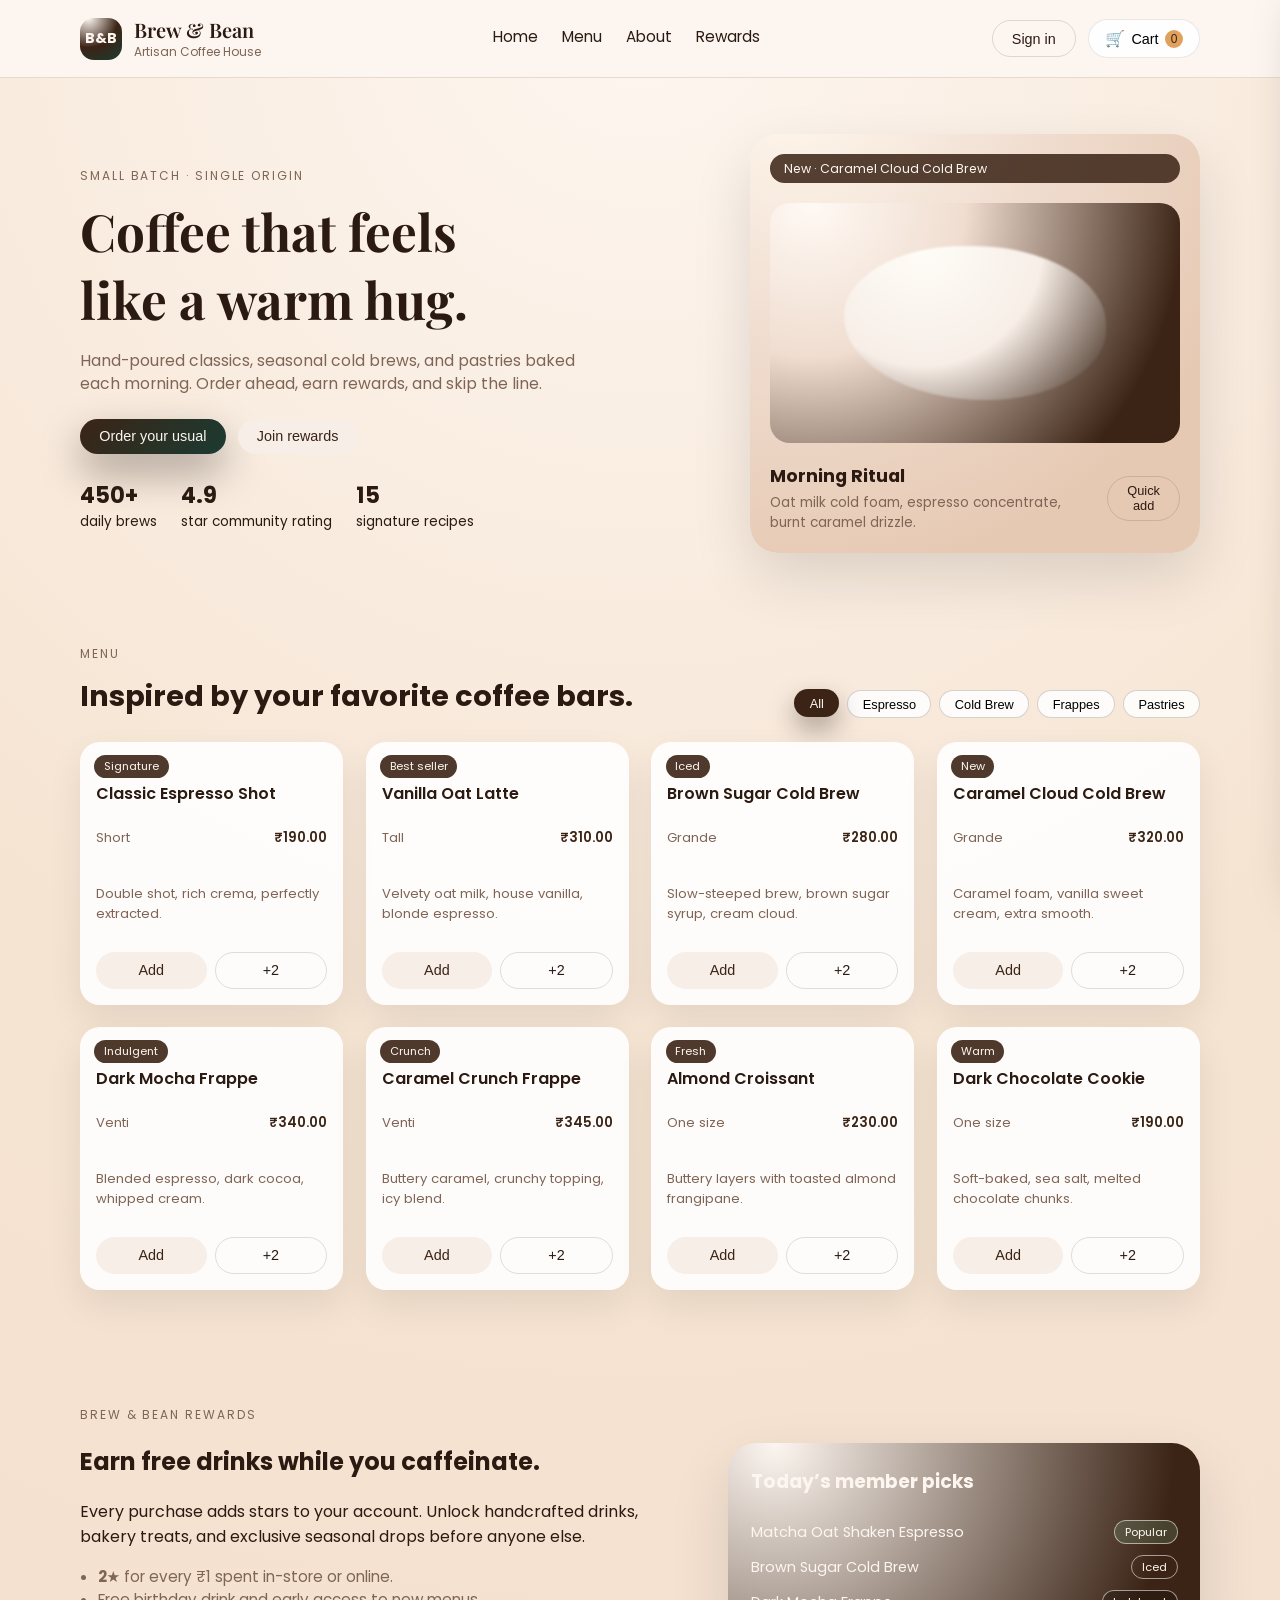
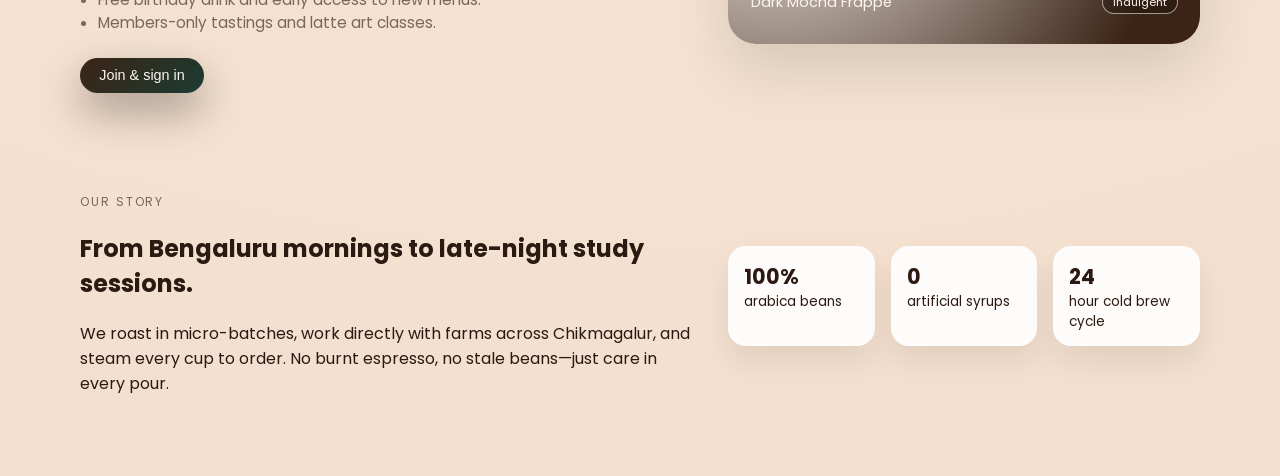
<file: index.html>
<!DOCTYPE html>
<html lang="en">
  <head>
    <meta charset="UTF-8" />
    <meta name="viewport" content="width=device-width, initial-scale=1.0" />
    <title>Brew & Bean Café</title>
    <link rel="preconnect" href="https://fonts.googleapis.com" />
    <link rel="preconnect" href="https://fonts.gstatic.com" crossorigin />
    <link
      href="https://fonts.googleapis.com/css2?family=Poppins:wght@300;400;500;600;700&family=Playfair+Display:wght@500;700&display=swap"
      rel="stylesheet"
    />
    <link rel="stylesheet" href="coffee-shop.css" />
  </head>
  <body>
    <header class="site-header">
      <div class="container header-inner">
        <div class="logo">
          <span class="logo-mark">B&B</span>
          <div>
            <div class="logo-title">Brew &amp; Bean</div>
            <div class="logo-subtitle">Artisan Coffee House</div>
          </div>
        </div>

        <nav class="nav-links">
          <a href="#hero">Home</a>
          <a href="#menu">Menu</a>
          <a href="#about">About</a>
          <a href="#rewards">Rewards</a>
        </nav>

        <div class="header-actions">
          <button class="ghost-btn" id="loginBtn">Sign in</button>
          <button class="cart-btn" id="cartBtn">
            <span class="cart-icon">🛒</span>
            <span>Cart</span>
            <span class="cart-count" id="cartCount">0</span>
          </button>
        </div>
      </div>
    </header>

    <main>
      <!-- Hero -->
      <section id="hero" class="hero">
        <div class="container hero-inner">
          <div class="hero-copy">
            <p class="eyebrow">SMALL BATCH · SINGLE ORIGIN</p>
            <h1>
              Coffee that feels<br />
              like a warm hug.
            </h1>
            <p class="hero-text">
              Hand-poured classics, seasonal cold brews, and pastries baked each
              morning. Order ahead, earn rewards, and skip the line.
            </p>
            <div class="hero-actions">
              <button class="primary-btn" data-scroll-target="#menu">
                Order your usual
              </button>
              <button class="secondary-btn" data-scroll-target="#rewards">
                Join rewards
              </button>
            </div>

            <div class="hero-badges">
              <div>
                <strong>450+</strong>
                daily brews
              </div>
              <div>
                <strong>4.9</strong>
                star community rating
              </div>
              <div>
                <strong>15</strong>
                signature recipes
              </div>
            </div>
          </div>

          <div class="hero-card">
            <div class="hero-pill">New · Caramel Cloud Cold Brew</div>
            <div class="hero-image"></div>
            <div class="hero-card-footer">
              <div>
                <h3>Morning Ritual</h3>
                <p>
                  Oat milk cold foam, espresso concentrate, burnt caramel
                  drizzle.
                </p>
              </div>
              <button class="ghost-btn small" data-add-featured>Quick add</button>
            </div>
          </div>
        </div>
      </section>

      <!-- Menu -->
      <section id="menu" class="menu-section">
        <div class="container">
          <div class="section-header">
            <div>
              <p class="eyebrow">MENU</p>
              <h2>Inspired by your favorite coffee bars.</h2>
            </div>
            <div class="chip-row" id="categoryChips">
              <button class="chip active" data-category="all">All</button>
              <button class="chip" data-category="espresso">Espresso</button>
              <button class="chip" data-category="cold-brew">Cold Brew</button>
              <button class="chip" data-category="frappes">Frappes</button>
              <button class="chip" data-category="pastries">Pastries</button>
            </div>
          </div>

          <div class="menu-grid" id="menuGrid">
            <!-- JS injects drink cards -->
          </div>
        </div>
      </section>

      <!-- Rewards / About -->
      <section id="rewards" class="rewards-section">
        <div class="container rewards-inner">
          <div>
            <p class="eyebrow">BREW &amp; BEAN REWARDS</p>
            <h2>Earn free drinks while you caffeinate.</h2>
            <p>
              Every purchase adds stars to your account. Unlock handcrafted
              drinks, bakery treats, and exclusive seasonal drops before anyone
              else.
            </p>
            <ul class="reward-list">
              <li><strong>2★</strong> for every ₹1 spent in-store or online.</li>
              <li>Free birthday drink and early access to new menus.</li>
              <li>Members-only tastings and latte art classes.</li>
            </ul>
            <button class="primary-btn" id="joinBtn">Join &amp; sign in</button>
          </div>
          <div class="reward-card">
            <h3>Today’s member picks</h3>
            <div class="reward-row">
              <span>Matcha Oat Shaken Espresso</span>
              <span class="pill pill-green">Popular</span>
            </div>
            <div class="reward-row">
              <span>Brown Sugar Cold Brew</span>
              <span class="pill">Iced</span>
            </div>
            <div class="reward-row">
              <span>Dark Mocha Frappe</span>
              <span class="pill pill-dark">Indulgent</span>
            </div>
          </div>
        </div>
      </section>

      <!-- About -->
      <section id="about" class="about-section">
        <div class="container about-inner">
          <div>
            <p class="eyebrow">OUR STORY</p>
            <h2>From Bengaluru mornings to late-night study sessions.</h2>
            <p>
              We roast in micro-batches, work directly with farms across
              Chikmagalur, and steam every cup to order. No burnt espresso, no
              stale beans—just care in every pour.
            </p>
          </div>
          <div class="about-stats">
            <div>
              <strong>100%</strong>
              arabica beans
            </div>
            <div>
              <strong>0</strong>
              artificial syrups
            </div>
            <div>
              <strong>24</strong>
              hour cold brew cycle
            </div>
          </div>
        </div>
      </section>
    </main>

    <!-- Cart Drawer -->
    <aside class="cart-drawer" id="cartDrawer" aria-hidden="true">
      <div class="cart-overlay" id="cartOverlay"></div>
      <div class="cart-panel">
        <header class="cart-header">
          <h2>Your order</h2>
          <button class="icon-btn" id="closeCart">&times;</button>
        </header>
        <div class="cart-body" id="cartItems">
          <p class="empty-cart">Your cart is empty. Add something delicious ☕</p>
        </div>
        <footer class="cart-footer">
          <div class="cart-summary">
            <span>Subtotal</span>
            <span id="cartSubtotal">₹0.00</span>
          </div>
          <button class="primary-btn full-width" id="checkoutBtn">
            Proceed to payment
          </button>
        </footer>
      </div>
    </aside>

    <!-- Login / Signup Modal -->
    <div class="modal" id="authModal" aria-hidden="true">
      <div class="modal-overlay" id="authOverlay"></div>
      <div class="modal-panel">
        <button class="icon-btn modal-close" id="authClose">&times;</button>
        <h2>Welcome back</h2>
        <p class="modal-subtitle">
          Sign in to sync your favorites and earn rewards on every sip.
        </p>
        <form id="authForm" class="auth-form">
          <label>
            Email
            <input type="email" id="authEmail" required placeholder="you@example.com" />
          </label>
          <label>
            Password
            <input type="password" id="authPassword" required placeholder="••••••••" />
          </label>
          <button class="primary-btn full-width" type="submit">Sign in</button>
          <p class="auth-note">
            Demo only – this does not create a real account, it just simulates
            login on the front-end.
          </p>
        </form>
      </div>
    </div>

    <!-- Payment Modal -->
    <div class="modal" id="paymentModal" aria-hidden="true">
      <div class="modal-overlay" id="paymentOverlay"></div>
      <div class="modal-panel">
        <button class="icon-btn modal-close" id="paymentClose">&times;</button>
        <h2>Checkout</h2>
        <p class="modal-subtitle">
          This is a demo payment screen. In a real project you would connect a
          provider like Stripe or Razorpay here.
        </p>
        <form id="paymentForm" class="payment-form">
          <label>
            Name on card
            <input type="text" required placeholder="Coffee Lover" />
          </label>
          <label>
            Card number
            <input type="text" required maxlength="19" placeholder="4242 4242 4242 4242" />
          </label>
          <div class="payment-row">
            <label>
              Expiry
              <input type="text" required maxlength="5" placeholder="12/28" />
            </label>
            <label>
              CVV
              <input type="password" required maxlength="4" placeholder="123" />
            </label>
          </div>
          <button class="primary-btn full-width" type="submit">
            Pay securely (demo)
          </button>
        </form>
      </div>
    </div>

    <script src="coffee-shop.js"></script>
  </body>
</html>
</file>
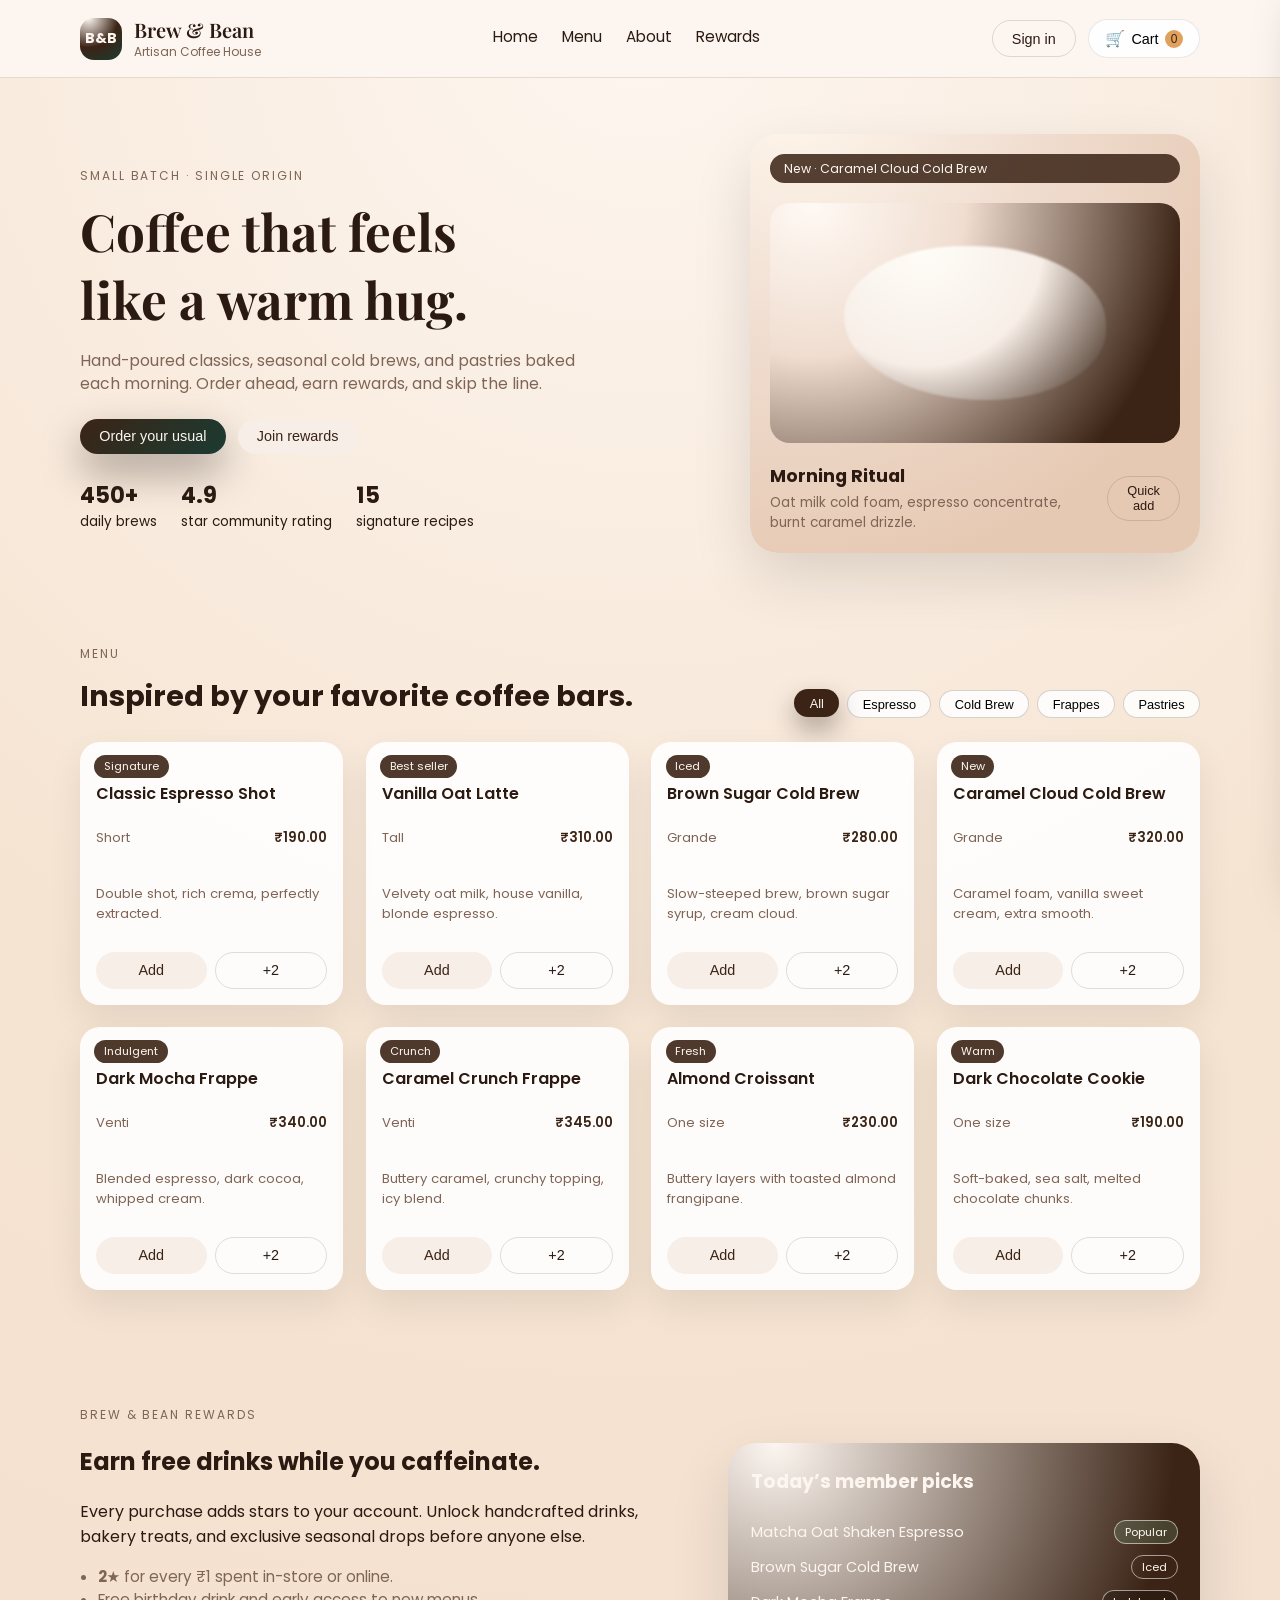
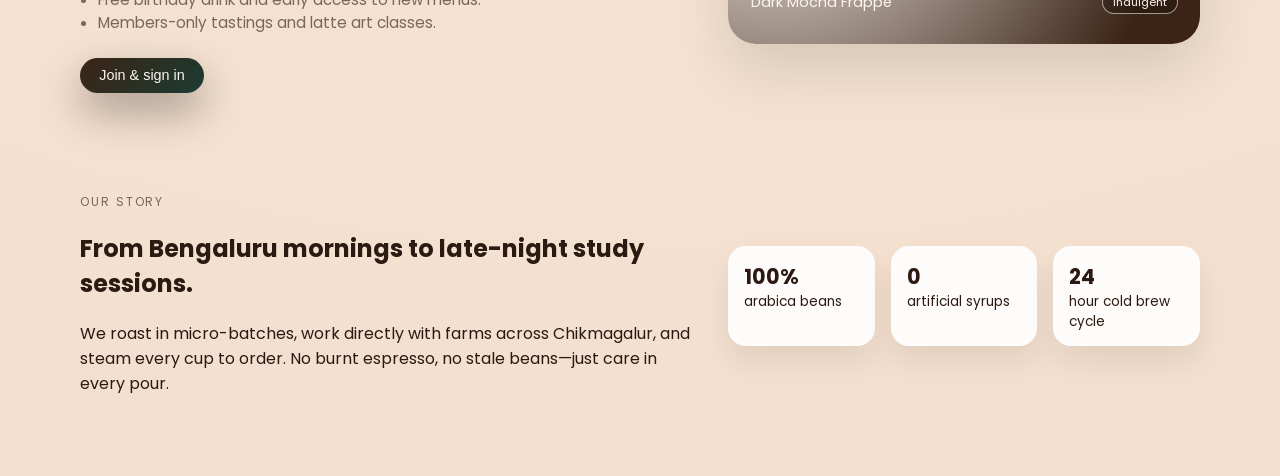
<file: coffe-shop/index.html.html>
<!DOCTYPE html>
<html lang="en">
  <head>
    <meta charset="UTF-8" />
    <meta name="viewport" content="width=device-width, initial-scale=1.0" />
    <title>Brew & Bean Café</title>
    <link rel="preconnect" href="https://fonts.googleapis.com" />
    <link rel="preconnect" href="https://fonts.gstatic.com" crossorigin />
    <link
      href="https://fonts.googleapis.com/css2?family=Poppins:wght@300;400;500;600;700&family=Playfair+Display:wght@500;700&display=swap"
      rel="stylesheet"
    />
    <link rel="stylesheet" href="coffee-shop.css" />
  </head>
  <body>
    <header class="site-header">
      <div class="container header-inner">
        <div class="logo">
          <span class="logo-mark">B&B</span>
          <div>
            <div class="logo-title">Brew &amp; Bean</div>
            <div class="logo-subtitle">Artisan Coffee House</div>
          </div>
        </div>

        <nav class="nav-links">
          <a href="#hero">Home</a>
          <a href="#menu">Menu</a>
          <a href="#about">About</a>
          <a href="#rewards">Rewards</a>
        </nav>

        <div class="header-actions">
          <button class="ghost-btn" id="loginBtn">Sign in</button>
          <button class="cart-btn" id="cartBtn">
            <span class="cart-icon">🛒</span>
            <span>Cart</span>
            <span class="cart-count" id="cartCount">0</span>
          </button>
        </div>
      </div>
    </header>

    <main>
      <!-- Hero -->
      <section id="hero" class="hero">
        <div class="container hero-inner">
          <div class="hero-copy">
            <p class="eyebrow">SMALL BATCH · SINGLE ORIGIN</p>
            <h1>
              Coffee that feels<br />
              like a warm hug.
            </h1>
            <p class="hero-text">
              Hand-poured classics, seasonal cold brews, and pastries baked each
              morning. Order ahead, earn rewards, and skip the line.
            </p>
            <div class="hero-actions">
              <button class="primary-btn" data-scroll-target="#menu">
                Order your usual
              </button>
              <button class="secondary-btn" data-scroll-target="#rewards">
                Join rewards
              </button>
            </div>

            <div class="hero-badges">
              <div>
                <strong>450+</strong>
                daily brews
              </div>
              <div>
                <strong>4.9</strong>
                star community rating
              </div>
              <div>
                <strong>15</strong>
                signature recipes
              </div>
            </div>
          </div>

          <div class="hero-card">
            <div class="hero-pill">New · Caramel Cloud Cold Brew</div>
            <div class="hero-image"></div>
            <div class="hero-card-footer">
              <div>
                <h3>Morning Ritual</h3>
                <p>
                  Oat milk cold foam, espresso concentrate, burnt caramel
                  drizzle.
                </p>
              </div>
              <button class="ghost-btn small" data-add-featured>Quick add</button>
            </div>
          </div>
        </div>
      </section>

      <!-- Menu -->
      <section id="menu" class="menu-section">
        <div class="container">
          <div class="section-header">
            <div>
              <p class="eyebrow">MENU</p>
              <h2>Inspired by your favorite coffee bars.</h2>
            </div>
            <div class="chip-row" id="categoryChips">
              <button class="chip active" data-category="all">All</button>
              <button class="chip" data-category="espresso">Espresso</button>
              <button class="chip" data-category="cold-brew">Cold Brew</button>
              <button class="chip" data-category="frappes">Frappes</button>
              <button class="chip" data-category="pastries">Pastries</button>
            </div>
          </div>

          <div class="menu-grid" id="menuGrid">
            <!-- JS injects drink cards -->
          </div>
        </div>
      </section>

      <!-- Rewards / About -->
      <section id="rewards" class="rewards-section">
        <div class="container rewards-inner">
          <div>
            <p class="eyebrow">BREW &amp; BEAN REWARDS</p>
            <h2>Earn free drinks while you caffeinate.</h2>
            <p>
              Every purchase adds stars to your account. Unlock handcrafted
              drinks, bakery treats, and exclusive seasonal drops before anyone
              else.
            </p>
            <ul class="reward-list">
              <li><strong>2★</strong> for every ₹1 spent in-store or online.</li>
              <li>Free birthday drink and early access to new menus.</li>
              <li>Members-only tastings and latte art classes.</li>
            </ul>
            <button class="primary-btn" id="joinBtn">Join &amp; sign in</button>
          </div>
          <div class="reward-card">
            <h3>Today’s member picks</h3>
            <div class="reward-row">
              <span>Matcha Oat Shaken Espresso</span>
              <span class="pill pill-green">Popular</span>
            </div>
            <div class="reward-row">
              <span>Brown Sugar Cold Brew</span>
              <span class="pill">Iced</span>
            </div>
            <div class="reward-row">
              <span>Dark Mocha Frappe</span>
              <span class="pill pill-dark">Indulgent</span>
            </div>
          </div>
        </div>
      </section>

      <!-- About -->
      <section id="about" class="about-section">
        <div class="container about-inner">
          <div>
            <p class="eyebrow">OUR STORY</p>
            <h2>From Bengaluru mornings to late-night study sessions.</h2>
            <p>
              We roast in micro-batches, work directly with farms across
              Chikmagalur, and steam every cup to order. No burnt espresso, no
              stale beans—just care in every pour.
            </p>
          </div>
          <div class="about-stats">
            <div>
              <strong>100%</strong>
              arabica beans
            </div>
            <div>
              <strong>0</strong>
              artificial syrups
            </div>
            <div>
              <strong>24</strong>
              hour cold brew cycle
            </div>
          </div>
        </div>
      </section>
    </main>

    <!-- Cart Drawer -->
    <aside class="cart-drawer" id="cartDrawer" aria-hidden="true">
      <div class="cart-overlay" id="cartOverlay"></div>
      <div class="cart-panel">
        <header class="cart-header">
          <h2>Your order</h2>
          <button class="icon-btn" id="closeCart">&times;</button>
        </header>
        <div class="cart-body" id="cartItems">
          <p class="empty-cart">Your cart is empty. Add something delicious ☕</p>
        </div>
        <footer class="cart-footer">
          <div class="cart-summary">
            <span>Subtotal</span>
            <span id="cartSubtotal">₹0.00</span>
          </div>
          <button class="primary-btn full-width" id="checkoutBtn">
            Proceed to payment
          </button>
        </footer>
      </div>
    </aside>

    <!-- Login / Signup Modal -->
    <div class="modal" id="authModal" aria-hidden="true">
      <div class="modal-overlay" id="authOverlay"></div>
      <div class="modal-panel">
        <button class="icon-btn modal-close" id="authClose">&times;</button>
        <h2>Welcome back</h2>
        <p class="modal-subtitle">
          Sign in to sync your favorites and earn rewards on every sip.
        </p>
        <form id="authForm" class="auth-form">
          <label>
            Email
            <input type="email" id="authEmail" required placeholder="you@example.com" />
          </label>
          <label>
            Password
            <input type="password" id="authPassword" required placeholder="••••••••" />
          </label>
          <button class="primary-btn full-width" type="submit">Sign in</button>
          <p class="auth-note">
            Demo only – this does not create a real account, it just simulates
            login on the front-end.
          </p>
        </form>
      </div>
    </div>

    <!-- Payment Modal -->
    <div class="modal" id="paymentModal" aria-hidden="true">
      <div class="modal-overlay" id="paymentOverlay"></div>
      <div class="modal-panel">
        <button class="icon-btn modal-close" id="paymentClose">&times;</button>
        <h2>Checkout</h2>
        <p class="modal-subtitle">
          This is a demo payment screen. In a real project you would connect a
          provider like Stripe or Razorpay here.
        </p>
        <form id="paymentForm" class="payment-form">
          <label>
            Name on card
            <input type="text" required placeholder="Coffee Lover" />
          </label>
          <label>
            Card number
            <input type="text" required maxlength="19" placeholder="4242 4242 4242 4242" />
          </label>
          <div class="payment-row">
            <label>
              Expiry
              <input type="text" required maxlength="5" placeholder="12/28" />
            </label>
            <label>
              CVV
              <input type="password" required maxlength="4" placeholder="123" />
            </label>
          </div>
          <button class="primary-btn full-width" type="submit">
            Pay securely (demo)
          </button>
        </form>
      </div>
    </div>

    <script src="coffee-shop.js"></script>
  </body>
</html>
</file>
<file: coffee-shop.css>
:root {
  --coffee-brown: #3b2416;
  --coffee-brown-deep: #26140e;
  --coffee-gold: #e0a15c;
  --coffee-cream: #f7eee7;
  --coffee-cream-soft: #fdf6f0;
  --coffee-green: #1b3b32;
  --text-main: #2b1a12;
  --text-muted: #7f6556;
  --border-subtle: #e4d2c1;
  --shadow-soft: 0 24px 60px rgba(0, 0, 0, 0.12);
  --radius-xl: 28px;
  --radius-lg: 20px;
  --radius-pill: 999px;
  --transition-fast: 0.22s ease;
}

*,
*::before,
*::after {
  box-sizing: border-box;
}

html,
body {
  margin: 0;
  padding: 0;
  font-family: "Poppins", system-ui, -apple-system, BlinkMacSystemFont, sans-serif;
  background: radial-gradient(circle at top, #fdf6f0 0, #f6e4d2 50%, #f3dfcf 100%);
  color: var(--text-main);
  scroll-behavior: smooth;
}

img {
  max-width: 100%;
  display: block;
}

a {
  color: inherit;
  text-decoration: none;
}

.container {
  width: min(1120px, 92vw);
  margin: 0 auto;
}

.site-header {
  position: sticky;
  top: 0;
  z-index: 20;
  backdrop-filter: blur(12px);
  background: rgba(253, 246, 240, 0.92);
  border-bottom: 1px solid rgba(228, 210, 193, 0.8);
}

.header-inner {
  display: flex;
  align-items: center;
  justify-content: space-between;
  padding: 1rem 0;
  gap: 1.5rem;
}

.logo {
  display: flex;
  align-items: center;
  gap: 0.75rem;
}

.logo-mark {
  width: 42px;
  height: 42px;
  border-radius: 14px;
  background: radial-gradient(circle at 20% 0, #fdf6f0, #3b2416 55%, #1b3b32 100%);
  display: flex;
  align-items: center;
  justify-content: center;
  font-weight: 700;
  font-size: 0.9rem;
  color: #fdf6f0;
}

.logo-title {
  font-family: "Playfair Display", serif;
  font-weight: 600;
  font-size: 1.25rem;
}

.logo-subtitle {
  font-size: 0.75rem;
  color: var(--text-muted);
}

.nav-links {
  display: flex;
  gap: 1.5rem;
  font-size: 0.95rem;
}

.nav-links a {
  position: relative;
  padding-bottom: 0.25rem;
}

.nav-links a::after {
  content: "";
  position: absolute;
  left: 0;
  bottom: 0;
  width: 100%;
  height: 2px;
  background: var(--coffee-gold);
  transform: scaleX(0);
  transform-origin: left;
  transition: transform var(--transition-fast);
}

.nav-links a:hover::after {
  transform: scaleX(1);
}

.header-actions {
  display: flex;
  align-items: center;
  gap: 0.75rem;
}

.ghost-btn,
.primary-btn,
.secondary-btn {
  border-radius: var(--radius-pill);
  border: none;
  padding: 0.6rem 1.2rem;
  font-size: 0.9rem;
  font-weight: 500;
  cursor: pointer;
  display: inline-flex;
  align-items: center;
  justify-content: center;
  gap: 0.35rem;
  transition: transform var(--transition-fast), box-shadow var(--transition-fast), background var(--transition-fast),
    color var(--transition-fast);
}

.ghost-btn {
  background: transparent;
  border: 1px solid rgba(59, 36, 22, 0.15);
  color: var(--text-main);
}

.ghost-btn.small {
  padding: 0.4rem 0.9rem;
  font-size: 0.8rem;
}

.ghost-btn:hover {
  background: rgba(247, 238, 231, 0.9);
}

.primary-btn {
  background: linear-gradient(135deg, #3b2416, #1b3b32);
  color: #fdf6f0;
  box-shadow: 0 18px 40px rgba(17, 9, 5, 0.35);
}

.primary-btn:hover {
  transform: translateY(-1px);
  box-shadow: 0 22px 55px rgba(17, 9, 5, 0.45);
}

.secondary-btn {
  background: #f7eee7;
  color: var(--coffee-brown);
}

.secondary-btn:hover {
  background: #f3e2d4;
}

.cart-btn {
  display: inline-flex;
  align-items: center;
  gap: 0.4rem;
  padding: 0.55rem 1rem;
  border-radius: var(--radius-pill);
  border: 1px solid rgba(59, 36, 22, 0.1);
  background: rgba(255, 255, 255, 0.9);
  cursor: pointer;
  font-size: 0.9rem;
}

.cart-btn:hover {
  background: #f7eee7;
}

.cart-icon {
  font-size: 1rem;
}

.cart-count {
  min-width: 18px;
  height: 18px;
  border-radius: 999px;
  background: var(--coffee-gold);
  color: #3b2416;
  font-size: 0.75rem;
  display: flex;
  align-items: center;
  justify-content: center;
}

.hero {
  padding: 3.5rem 0 3rem;
}

.hero-inner {
  display: grid;
  grid-template-columns: 1.4fr 1fr;
  gap: 2.5rem;
  align-items: center;
}

.eyebrow {
  text-transform: uppercase;
  letter-spacing: 0.16em;
  font-size: 0.75rem;
  color: var(--text-muted);
}

.hero-copy h1 {
  font-family: "Playfair Display", serif;
  font-size: clamp(2.6rem, 4vw, 3.8rem);
  margin: 0.5rem 0 0.75rem;
}

.hero-text {
  font-size: 0.98rem;
  color: var(--text-muted);
  max-width: 32rem;
}

.hero-actions {
  display: flex;
  flex-wrap: wrap;
  gap: 0.75rem;
  margin: 1.5rem 0;
}

.hero-badges {
  display: flex;
  flex-wrap: wrap;
  gap: 1.5rem;
  margin-top: 1.5rem;
  font-size: 0.85rem;
}

.hero-badges strong {
  display: block;
  font-size: 1.4rem;
}

.hero-card {
  background: radial-gradient(circle at 10% -10%, #fff7ed 0, #f0ddd0 40%, #e6c9b3 80%);
  border-radius: var(--radius-xl);
  padding: 1.25rem;
  box-shadow: var(--shadow-soft);
  display: flex;
  flex-direction: column;
  gap: 1.25rem;
}

.hero-pill {
  display: inline-flex;
  align-items: center;
  gap: 0.45rem;
  padding: 0.35rem 0.9rem;
  border-radius: var(--radius-pill);
  background: rgba(59, 36, 22, 0.86);
  color: #fdf6f0;
  font-size: 0.78rem;
}

.hero-image {
  border-radius: 20px;
  background-image: radial-gradient(circle at 10% 0, #fff9f4 0, #f0ddd0 35%, #3b2416 85%),
    repeating-radial-gradient(circle at 60% 20%, rgba(255, 255, 255, 0.2) 0, transparent 40px);
  background-blend-mode: multiply;
  height: 240px;
  position: relative;
  overflow: hidden;
}

.hero-image::after {
  content: "";
  position: absolute;
  inset: 18%;
  border-radius: 50% 56% 50% 60%;
  background: radial-gradient(circle at 30% 0, #fffdf8 0, #f7eee7 50%, #3b2416 100%);
  filter: blur(1px);
}

.hero-card-footer {
  display: flex;
  align-items: center;
  justify-content: space-between;
  gap: 1rem;
}

.hero-card-footer h3 {
  margin: 0;
  font-size: 1.1rem;
}

.hero-card-footer p {
  margin: 0.25rem 0 0;
  font-size: 0.85rem;
  color: var(--text-muted);
}

.section-header {
  display: flex;
  justify-content: space-between;
  align-items: flex-end;
  gap: 1.5rem;
  margin-bottom: 1.5rem;
}

.section-header h2 {
  margin: 0.35rem 0 0;
  font-size: 1.8rem;
}

.chip-row {
  display: flex;
  flex-wrap: wrap;
  gap: 0.5rem;
}

.chip {
  padding: 0.35rem 0.9rem;
  border-radius: var(--radius-pill);
  border: 1px solid rgba(59, 36, 22, 0.2);
  background: rgba(255, 255, 255, 0.85);
  font-size: 0.8rem;
  cursor: pointer;
  transition: background var(--transition-fast), color var(--transition-fast), transform var(--transition-fast),
    box-shadow var(--transition-fast);
}

.chip.active,
.chip:hover {
  background: var(--coffee-brown);
  color: #fdf6f0;
  transform: translateY(-1px);
  box-shadow: 0 12px 26px rgba(26, 15, 10, 0.35);
}

.menu-section {
  padding: 2rem 0 3.5rem;
}

.menu-grid {
  display: grid;
  grid-template-columns: repeat(auto-fit, minmax(210px, 1fr));
  gap: 1.4rem;
}

.drink-card {
  background: rgba(255, 255, 255, 0.9);
  border-radius: var(--radius-lg);
  padding: 1rem;
  box-shadow: 0 15px 35px rgba(0, 0, 0, 0.08);
  display: flex;
  flex-direction: column;
  gap: 0.6rem;
  position: relative;
  overflow: hidden;
}

.drink-tag {
  position: absolute;
  top: 0.8rem;
  left: 0.9rem;
  padding: 0.2rem 0.6rem;
  border-radius: var(--radius-pill);
  background: rgba(59, 36, 22, 0.9);
  color: #fdf6f0;
  font-size: 0.7rem;
}

.drink-name {
  font-weight: 600;
  margin-top: 1.4rem;
}

.drink-meta {
  display: flex;
  justify-content: space-between;
  align-items: center;
  font-size: 0.82rem;
  color: var(--text-muted);
}

.drink-price {
  font-weight: 600;
  color: var(--coffee-brown);
}

.drink-actions {
  display: flex;
  gap: 0.5rem;
  margin-top: 0.3rem;
}

.drink-actions button {
  flex: 1;
}

.rewards-section {
  padding: 3rem 0;
}

.rewards-inner {
  display: grid;
  grid-template-columns: 1.3fr 1fr;
  gap: 2.2rem;
  align-items: center;
}

.reward-list {
  margin: 1rem 0 1.5rem;
  padding-left: 1.1rem;
  color: var(--text-muted);
  font-size: 0.95rem;
}

.reward-card {
  border-radius: var(--radius-xl);
  padding: 1.5rem 1.4rem;
  background: radial-gradient(circle at 10% 0, #fdf6f0 0, #3b2416 85%);
  color: #fdf6f0;
  box-shadow: var(--shadow-soft);
}

.reward-card h3 {
  margin-top: 0;
}

.reward-row {
  display: flex;
  justify-content: space-between;
  align-items: center;
  padding: 0.35rem 0;
  font-size: 0.9rem;
}

.pill {
  padding: 0.15rem 0.6rem;
  border-radius: var(--radius-pill);
  border: 1px solid rgba(255, 255, 255, 0.55);
  font-size: 0.7rem;
}

.pill-green {
  background: rgba(135, 199, 156, 0.18);
}

.pill-dark {
  background: rgba(0, 0, 0, 0.22);
}

.about-section {
  padding: 2.5rem 0 4rem;
}

.about-inner {
  display: grid;
  grid-template-columns: 1.3fr 1fr;
  gap: 2.2rem;
  align-items: center;
}

.about-stats {
  display: grid;
  grid-template-columns: repeat(auto-fit, minmax(140px, 1fr));
  gap: 1rem;
}

.about-stats div {
  background: rgba(255, 255, 255, 0.9);
  border-radius: 18px;
  padding: 0.9rem 1rem;
  box-shadow: 0 16px 30px rgba(0, 0, 0, 0.08);
  font-size: 0.85rem;
}

.about-stats strong {
  display: block;
  font-size: 1.3rem;
}

.cart-drawer {
  position: fixed;
  inset: 0;
  pointer-events: none;
  z-index: 40;
}

.cart-overlay {
  position: absolute;
  inset: 0;
  background: rgba(0, 0, 0, 0.35);
  opacity: 0;
  transition: opacity var(--transition-fast);
}

.cart-panel {
  position: absolute;
  top: 0;
  right: -420px;
  width: min(380px, 100vw);
  height: 100%;
  background: #fdf6f0;
  box-shadow: -18px 0 50px rgba(0, 0, 0, 0.25);
  border-radius: 20px 0 0 20px;
  display: flex;
  flex-direction: column;
  transition: right var(--transition-fast);
}

.cart-drawer.open {
  pointer-events: auto;
}

.cart-drawer.open .cart-overlay {
  opacity: 1;
}

.cart-drawer.open .cart-panel {
  right: 0;
}

.cart-header {
  display: flex;
  align-items: center;
  justify-content: space-between;
  padding: 1.1rem 1.25rem;
  border-bottom: 1px solid var(--border-subtle);
}

.cart-body {
  flex: 1;
  overflow-y: auto;
  padding: 1.1rem 1.25rem;
}

.cart-item {
  display: grid;
  grid-template-columns: 1fr auto;
  gap: 0.5rem 0.75rem;
  padding: 0.75rem 0;
  border-bottom: 1px solid rgba(228, 210, 193, 0.7);
  font-size: 0.9rem;
}

.cart-item-title {
  font-weight: 500;
}

.cart-item-meta {
  font-size: 0.8rem;
  color: var(--text-muted);
}

.cart-item-controls {
  display: flex;
  align-items: center;
  gap: 0.4rem;
  justify-content: flex-end;
}

.qty-btn {
  width: 22px;
  height: 22px;
  border-radius: 50%;
  border: 1px solid rgba(59, 36, 22, 0.2);
  background: #fff;
  cursor: pointer;
  display: flex;
  align-items: center;
  justify-content: center;
  font-size: 0.8rem;
}

.remove-btn {
  border: none;
  background: transparent;
  color: var(--text-muted);
  font-size: 0.8rem;
  cursor: pointer;
}

.cart-footer {
  padding: 1rem 1.25rem 1.3rem;
  border-top: 1px solid var(--border-subtle);
}

.cart-summary {
  display: flex;
  justify-content: space-between;
  align-items: center;
  margin-bottom: 0.7rem;
  font-weight: 500;
}

.empty-cart {
  color: var(--text-muted);
  font-size: 0.9rem;
}

.full-width {
  width: 100%;
}

.icon-btn {
  border: none;
  background: transparent;
  cursor: pointer;
  font-size: 1.3rem;
}

.modal {
  position: fixed;
  inset: 0;
  display: flex;
  align-items: center;
  justify-content: center;
  z-index: 50;
  pointer-events: none;
}

.modal-overlay {
  position: absolute;
  inset: 0;
  background: rgba(0, 0, 0, 0.35);
  opacity: 0;
  transition: opacity var(--transition-fast);
}

.modal-panel {
  position: relative;
  background: #fdf6f0;
  border-radius: var(--radius-xl);
  padding: 1.7rem 1.7rem 1.5rem;
  width: min(420px, 92vw);
  box-shadow: var(--shadow-soft);
  transform: translateY(16px);
  opacity: 0;
  transition: transform var(--transition-fast), opacity var(--transition-fast);
  z-index: 1;
}

.modal h2 {
  margin-top: 0.2rem;
  margin-bottom: 0.15rem;
}

.modal-subtitle {
  margin: 0 0 1rem;
  font-size: 0.9rem;
  color: var(--text-muted);
}

.modal-close {
  position: absolute;
  top: 0.7rem;
  right: 0.9rem;
}

.modal.open {
  pointer-events: auto;
}

.modal.open .modal-overlay {
  opacity: 1;
}

.modal.open .modal-panel {
  transform: translateY(0);
  opacity: 1;
}

.auth-form,
.payment-form {
  display: flex;
  flex-direction: column;
  gap: 0.75rem;
}

label {
  font-size: 0.85rem;
  display: flex;
  flex-direction: column;
  gap: 0.25rem;
}

input {
  border-radius: 12px;
  border: 1px solid rgba(59, 36, 22, 0.18);
  padding: 0.55rem 0.75rem;
  font-family: inherit;
  font-size: 0.9rem;
  background: #fefaf6;
}

input:focus {
  outline: none;
  border-color: var(--coffee-gold);
  box-shadow: 0 0 0 2px rgba(224, 161, 92, 0.25);
}

.auth-note {
  font-size: 0.75rem;
  color: var(--text-muted);
  margin: 0.2rem 0 0;
}

.payment-row {
  display: flex;
  gap: 0.6rem;
}

@media (max-width: 900px) {
  .hero-inner {
    grid-template-columns: 1fr;
  }

  .rewards-inner,
  .about-inner {
    grid-template-columns: 1fr;
  }

  .site-header {
    position: sticky;
  }

  .header-inner {
    flex-wrap: wrap;
    justify-content: center;
  }

  .nav-links {
    display: none;
  }
}

@media (max-width: 600px) {
  .hero {
    padding-top: 2.3rem;
  }

  .hero-card {
    order: -1;
  }

  .menu-grid {
    grid-template-columns: repeat(auto-fit, minmax(180px, 1fr));
  }
}
</file>
<file: coffe-shop/coffee-shop.css>
:root {
  --coffee-brown: #3b2416;
  --coffee-brown-deep: #26140e;
  --coffee-gold: #e0a15c;
  --coffee-cream: #f7eee7;
  --coffee-cream-soft: #fdf6f0;
  --coffee-green: #1b3b32;
  --text-main: #2b1a12;
  --text-muted: #7f6556;
  --border-subtle: #e4d2c1;
  --shadow-soft: 0 24px 60px rgba(0, 0, 0, 0.12);
  --radius-xl: 28px;
  --radius-lg: 20px;
  --radius-pill: 999px;
  --transition-fast: 0.22s ease;
}

*,
*::before,
*::after {
  box-sizing: border-box;
}

html,
body {
  margin: 0;
  padding: 0;
  font-family: "Poppins", system-ui, -apple-system, BlinkMacSystemFont, sans-serif;
  background: radial-gradient(circle at top, #fdf6f0 0, #f6e4d2 50%, #f3dfcf 100%);
  color: var(--text-main);
  scroll-behavior: smooth;
}

img {
  max-width: 100%;
  display: block;
}

a {
  color: inherit;
  text-decoration: none;
}

.container {
  width: min(1120px, 92vw);
  margin: 0 auto;
}

.site-header {
  position: sticky;
  top: 0;
  z-index: 20;
  backdrop-filter: blur(12px);
  background: rgba(253, 246, 240, 0.92);
  border-bottom: 1px solid rgba(228, 210, 193, 0.8);
}

.header-inner {
  display: flex;
  align-items: center;
  justify-content: space-between;
  padding: 1rem 0;
  gap: 1.5rem;
}

.logo {
  display: flex;
  align-items: center;
  gap: 0.75rem;
}

.logo-mark {
  width: 42px;
  height: 42px;
  border-radius: 14px;
  background: radial-gradient(circle at 20% 0, #fdf6f0, #3b2416 55%, #1b3b32 100%);
  display: flex;
  align-items: center;
  justify-content: center;
  font-weight: 700;
  font-size: 0.9rem;
  color: #fdf6f0;
}

.logo-title {
  font-family: "Playfair Display", serif;
  font-weight: 600;
  font-size: 1.25rem;
}

.logo-subtitle {
  font-size: 0.75rem;
  color: var(--text-muted);
}

.nav-links {
  display: flex;
  gap: 1.5rem;
  font-size: 0.95rem;
}

.nav-links a {
  position: relative;
  padding-bottom: 0.25rem;
}

.nav-links a::after {
  content: "";
  position: absolute;
  left: 0;
  bottom: 0;
  width: 100%;
  height: 2px;
  background: var(--coffee-gold);
  transform: scaleX(0);
  transform-origin: left;
  transition: transform var(--transition-fast);
}

.nav-links a:hover::after {
  transform: scaleX(1);
}

.header-actions {
  display: flex;
  align-items: center;
  gap: 0.75rem;
}

.ghost-btn,
.primary-btn,
.secondary-btn {
  border-radius: var(--radius-pill);
  border: none;
  padding: 0.6rem 1.2rem;
  font-size: 0.9rem;
  font-weight: 500;
  cursor: pointer;
  display: inline-flex;
  align-items: center;
  justify-content: center;
  gap: 0.35rem;
  transition: transform var(--transition-fast), box-shadow var(--transition-fast), background var(--transition-fast),
    color var(--transition-fast);
}

.ghost-btn {
  background: transparent;
  border: 1px solid rgba(59, 36, 22, 0.15);
  color: var(--text-main);
}

.ghost-btn.small {
  padding: 0.4rem 0.9rem;
  font-size: 0.8rem;
}

.ghost-btn:hover {
  background: rgba(247, 238, 231, 0.9);
}

.primary-btn {
  background: linear-gradient(135deg, #3b2416, #1b3b32);
  color: #fdf6f0;
  box-shadow: 0 18px 40px rgba(17, 9, 5, 0.35);
}

.primary-btn:hover {
  transform: translateY(-1px);
  box-shadow: 0 22px 55px rgba(17, 9, 5, 0.45);
}

.secondary-btn {
  background: #f7eee7;
  color: var(--coffee-brown);
}

.secondary-btn:hover {
  background: #f3e2d4;
}

.cart-btn {
  display: inline-flex;
  align-items: center;
  gap: 0.4rem;
  padding: 0.55rem 1rem;
  border-radius: var(--radius-pill);
  border: 1px solid rgba(59, 36, 22, 0.1);
  background: rgba(255, 255, 255, 0.9);
  cursor: pointer;
  font-size: 0.9rem;
}

.cart-btn:hover {
  background: #f7eee7;
}

.cart-icon {
  font-size: 1rem;
}

.cart-count {
  min-width: 18px;
  height: 18px;
  border-radius: 999px;
  background: var(--coffee-gold);
  color: #3b2416;
  font-size: 0.75rem;
  display: flex;
  align-items: center;
  justify-content: center;
}

.hero {
  padding: 3.5rem 0 3rem;
}

.hero-inner {
  display: grid;
  grid-template-columns: 1.4fr 1fr;
  gap: 2.5rem;
  align-items: center;
}

.eyebrow {
  text-transform: uppercase;
  letter-spacing: 0.16em;
  font-size: 0.75rem;
  color: var(--text-muted);
}

.hero-copy h1 {
  font-family: "Playfair Display", serif;
  font-size: clamp(2.6rem, 4vw, 3.8rem);
  margin: 0.5rem 0 0.75rem;
}

.hero-text {
  font-size: 0.98rem;
  color: var(--text-muted);
  max-width: 32rem;
}

.hero-actions {
  display: flex;
  flex-wrap: wrap;
  gap: 0.75rem;
  margin: 1.5rem 0;
}

.hero-badges {
  display: flex;
  flex-wrap: wrap;
  gap: 1.5rem;
  margin-top: 1.5rem;
  font-size: 0.85rem;
}

.hero-badges strong {
  display: block;
  font-size: 1.4rem;
}

.hero-card {
  background: radial-gradient(circle at 10% -10%, #fff7ed 0, #f0ddd0 40%, #e6c9b3 80%);
  border-radius: var(--radius-xl);
  padding: 1.25rem;
  box-shadow: var(--shadow-soft);
  display: flex;
  flex-direction: column;
  gap: 1.25rem;
}

.hero-pill {
  display: inline-flex;
  align-items: center;
  gap: 0.45rem;
  padding: 0.35rem 0.9rem;
  border-radius: var(--radius-pill);
  background: rgba(59, 36, 22, 0.86);
  color: #fdf6f0;
  font-size: 0.78rem;
}

.hero-image {
  border-radius: 20px;
  background-image: radial-gradient(circle at 10% 0, #fff9f4 0, #f0ddd0 35%, #3b2416 85%),
    repeating-radial-gradient(circle at 60% 20%, rgba(255, 255, 255, 0.2) 0, transparent 40px);
  background-blend-mode: multiply;
  height: 240px;
  position: relative;
  overflow: hidden;
}

.hero-image::after {
  content: "";
  position: absolute;
  inset: 18%;
  border-radius: 50% 56% 50% 60%;
  background: radial-gradient(circle at 30% 0, #fffdf8 0, #f7eee7 50%, #3b2416 100%);
  filter: blur(1px);
}

.hero-card-footer {
  display: flex;
  align-items: center;
  justify-content: space-between;
  gap: 1rem;
}

.hero-card-footer h3 {
  margin: 0;
  font-size: 1.1rem;
}

.hero-card-footer p {
  margin: 0.25rem 0 0;
  font-size: 0.85rem;
  color: var(--text-muted);
}

.section-header {
  display: flex;
  justify-content: space-between;
  align-items: flex-end;
  gap: 1.5rem;
  margin-bottom: 1.5rem;
}

.section-header h2 {
  margin: 0.35rem 0 0;
  font-size: 1.8rem;
}

.chip-row {
  display: flex;
  flex-wrap: wrap;
  gap: 0.5rem;
}

.chip {
  padding: 0.35rem 0.9rem;
  border-radius: var(--radius-pill);
  border: 1px solid rgba(59, 36, 22, 0.2);
  background: rgba(255, 255, 255, 0.85);
  font-size: 0.8rem;
  cursor: pointer;
  transition: background var(--transition-fast), color var(--transition-fast), transform var(--transition-fast),
    box-shadow var(--transition-fast);
}

.chip.active,
.chip:hover {
  background: var(--coffee-brown);
  color: #fdf6f0;
  transform: translateY(-1px);
  box-shadow: 0 12px 26px rgba(26, 15, 10, 0.35);
}

.menu-section {
  padding: 2rem 0 3.5rem;
}

.menu-grid {
  display: grid;
  grid-template-columns: repeat(auto-fit, minmax(210px, 1fr));
  gap: 1.4rem;
}

.drink-card {
  background: rgba(255, 255, 255, 0.9);
  border-radius: var(--radius-lg);
  padding: 1rem;
  box-shadow: 0 15px 35px rgba(0, 0, 0, 0.08);
  display: flex;
  flex-direction: column;
  gap: 0.6rem;
  position: relative;
  overflow: hidden;
}

.drink-tag {
  position: absolute;
  top: 0.8rem;
  left: 0.9rem;
  padding: 0.2rem 0.6rem;
  border-radius: var(--radius-pill);
  background: rgba(59, 36, 22, 0.9);
  color: #fdf6f0;
  font-size: 0.7rem;
}

.drink-name {
  font-weight: 600;
  margin-top: 1.4rem;
}

.drink-meta {
  display: flex;
  justify-content: space-between;
  align-items: center;
  font-size: 0.82rem;
  color: var(--text-muted);
}

.drink-price {
  font-weight: 600;
  color: var(--coffee-brown);
}

.drink-actions {
  display: flex;
  gap: 0.5rem;
  margin-top: 0.3rem;
}

.drink-actions button {
  flex: 1;
}

.rewards-section {
  padding: 3rem 0;
}

.rewards-inner {
  display: grid;
  grid-template-columns: 1.3fr 1fr;
  gap: 2.2rem;
  align-items: center;
}

.reward-list {
  margin: 1rem 0 1.5rem;
  padding-left: 1.1rem;
  color: var(--text-muted);
  font-size: 0.95rem;
}

.reward-card {
  border-radius: var(--radius-xl);
  padding: 1.5rem 1.4rem;
  background: radial-gradient(circle at 10% 0, #fdf6f0 0, #3b2416 85%);
  color: #fdf6f0;
  box-shadow: var(--shadow-soft);
}

.reward-card h3 {
  margin-top: 0;
}

.reward-row {
  display: flex;
  justify-content: space-between;
  align-items: center;
  padding: 0.35rem 0;
  font-size: 0.9rem;
}

.pill {
  padding: 0.15rem 0.6rem;
  border-radius: var(--radius-pill);
  border: 1px solid rgba(255, 255, 255, 0.55);
  font-size: 0.7rem;
}

.pill-green {
  background: rgba(135, 199, 156, 0.18);
}

.pill-dark {
  background: rgba(0, 0, 0, 0.22);
}

.about-section {
  padding: 2.5rem 0 4rem;
}

.about-inner {
  display: grid;
  grid-template-columns: 1.3fr 1fr;
  gap: 2.2rem;
  align-items: center;
}

.about-stats {
  display: grid;
  grid-template-columns: repeat(auto-fit, minmax(140px, 1fr));
  gap: 1rem;
}

.about-stats div {
  background: rgba(255, 255, 255, 0.9);
  border-radius: 18px;
  padding: 0.9rem 1rem;
  box-shadow: 0 16px 30px rgba(0, 0, 0, 0.08);
  font-size: 0.85rem;
}

.about-stats strong {
  display: block;
  font-size: 1.3rem;
}

.cart-drawer {
  position: fixed;
  inset: 0;
  pointer-events: none;
  z-index: 40;
}

.cart-overlay {
  position: absolute;
  inset: 0;
  background: rgba(0, 0, 0, 0.35);
  opacity: 0;
  transition: opacity var(--transition-fast);
}

.cart-panel {
  position: absolute;
  top: 0;
  right: -420px;
  width: min(380px, 100vw);
  height: 100%;
  background: #fdf6f0;
  box-shadow: -18px 0 50px rgba(0, 0, 0, 0.25);
  border-radius: 20px 0 0 20px;
  display: flex;
  flex-direction: column;
  transition: right var(--transition-fast);
}

.cart-drawer.open {
  pointer-events: auto;
}

.cart-drawer.open .cart-overlay {
  opacity: 1;
}

.cart-drawer.open .cart-panel {
  right: 0;
}

.cart-header {
  display: flex;
  align-items: center;
  justify-content: space-between;
  padding: 1.1rem 1.25rem;
  border-bottom: 1px solid var(--border-subtle);
}

.cart-body {
  flex: 1;
  overflow-y: auto;
  padding: 1.1rem 1.25rem;
}

.cart-item {
  display: grid;
  grid-template-columns: 1fr auto;
  gap: 0.5rem 0.75rem;
  padding: 0.75rem 0;
  border-bottom: 1px solid rgba(228, 210, 193, 0.7);
  font-size: 0.9rem;
}

.cart-item-title {
  font-weight: 500;
}

.cart-item-meta {
  font-size: 0.8rem;
  color: var(--text-muted);
}

.cart-item-controls {
  display: flex;
  align-items: center;
  gap: 0.4rem;
  justify-content: flex-end;
}

.qty-btn {
  width: 22px;
  height: 22px;
  border-radius: 50%;
  border: 1px solid rgba(59, 36, 22, 0.2);
  background: #fff;
  cursor: pointer;
  display: flex;
  align-items: center;
  justify-content: center;
  font-size: 0.8rem;
}

.remove-btn {
  border: none;
  background: transparent;
  color: var(--text-muted);
  font-size: 0.8rem;
  cursor: pointer;
}

.cart-footer {
  padding: 1rem 1.25rem 1.3rem;
  border-top: 1px solid var(--border-subtle);
}

.cart-summary {
  display: flex;
  justify-content: space-between;
  align-items: center;
  margin-bottom: 0.7rem;
  font-weight: 500;
}

.empty-cart {
  color: var(--text-muted);
  font-size: 0.9rem;
}

.full-width {
  width: 100%;
}

.icon-btn {
  border: none;
  background: transparent;
  cursor: pointer;
  font-size: 1.3rem;
}

.modal {
  position: fixed;
  inset: 0;
  display: flex;
  align-items: center;
  justify-content: center;
  z-index: 50;
  pointer-events: none;
}

.modal-overlay {
  position: absolute;
  inset: 0;
  background: rgba(0, 0, 0, 0.35);
  opacity: 0;
  transition: opacity var(--transition-fast);
}

.modal-panel {
  position: relative;
  background: #fdf6f0;
  border-radius: var(--radius-xl);
  padding: 1.7rem 1.7rem 1.5rem;
  width: min(420px, 92vw);
  box-shadow: var(--shadow-soft);
  transform: translateY(16px);
  opacity: 0;
  transition: transform var(--transition-fast), opacity var(--transition-fast);
  z-index: 1;
}

.modal h2 {
  margin-top: 0.2rem;
  margin-bottom: 0.15rem;
}

.modal-subtitle {
  margin: 0 0 1rem;
  font-size: 0.9rem;
  color: var(--text-muted);
}

.modal-close {
  position: absolute;
  top: 0.7rem;
  right: 0.9rem;
}

.modal.open {
  pointer-events: auto;
}

.modal.open .modal-overlay {
  opacity: 1;
}

.modal.open .modal-panel {
  transform: translateY(0);
  opacity: 1;
}

.auth-form,
.payment-form {
  display: flex;
  flex-direction: column;
  gap: 0.75rem;
}

label {
  font-size: 0.85rem;
  display: flex;
  flex-direction: column;
  gap: 0.25rem;
}

input {
  border-radius: 12px;
  border: 1px solid rgba(59, 36, 22, 0.18);
  padding: 0.55rem 0.75rem;
  font-family: inherit;
  font-size: 0.9rem;
  background: #fefaf6;
}

input:focus {
  outline: none;
  border-color: var(--coffee-gold);
  box-shadow: 0 0 0 2px rgba(224, 161, 92, 0.25);
}

.auth-note {
  font-size: 0.75rem;
  color: var(--text-muted);
  margin: 0.2rem 0 0;
}

.payment-row {
  display: flex;
  gap: 0.6rem;
}

@media (max-width: 900px) {
  .hero-inner {
    grid-template-columns: 1fr;
  }

  .rewards-inner,
  .about-inner {
    grid-template-columns: 1fr;
  }

  .site-header {
    position: sticky;
  }

  .header-inner {
    flex-wrap: wrap;
    justify-content: center;
  }

  .nav-links {
    display: none;
  }
}

@media (max-width: 600px) {
  .hero {
    padding-top: 2.3rem;
  }

  .hero-card {
    order: -1;
  }

  .menu-grid {
    grid-template-columns: repeat(auto-fit, minmax(180px, 1fr));
  }
}
</file>
